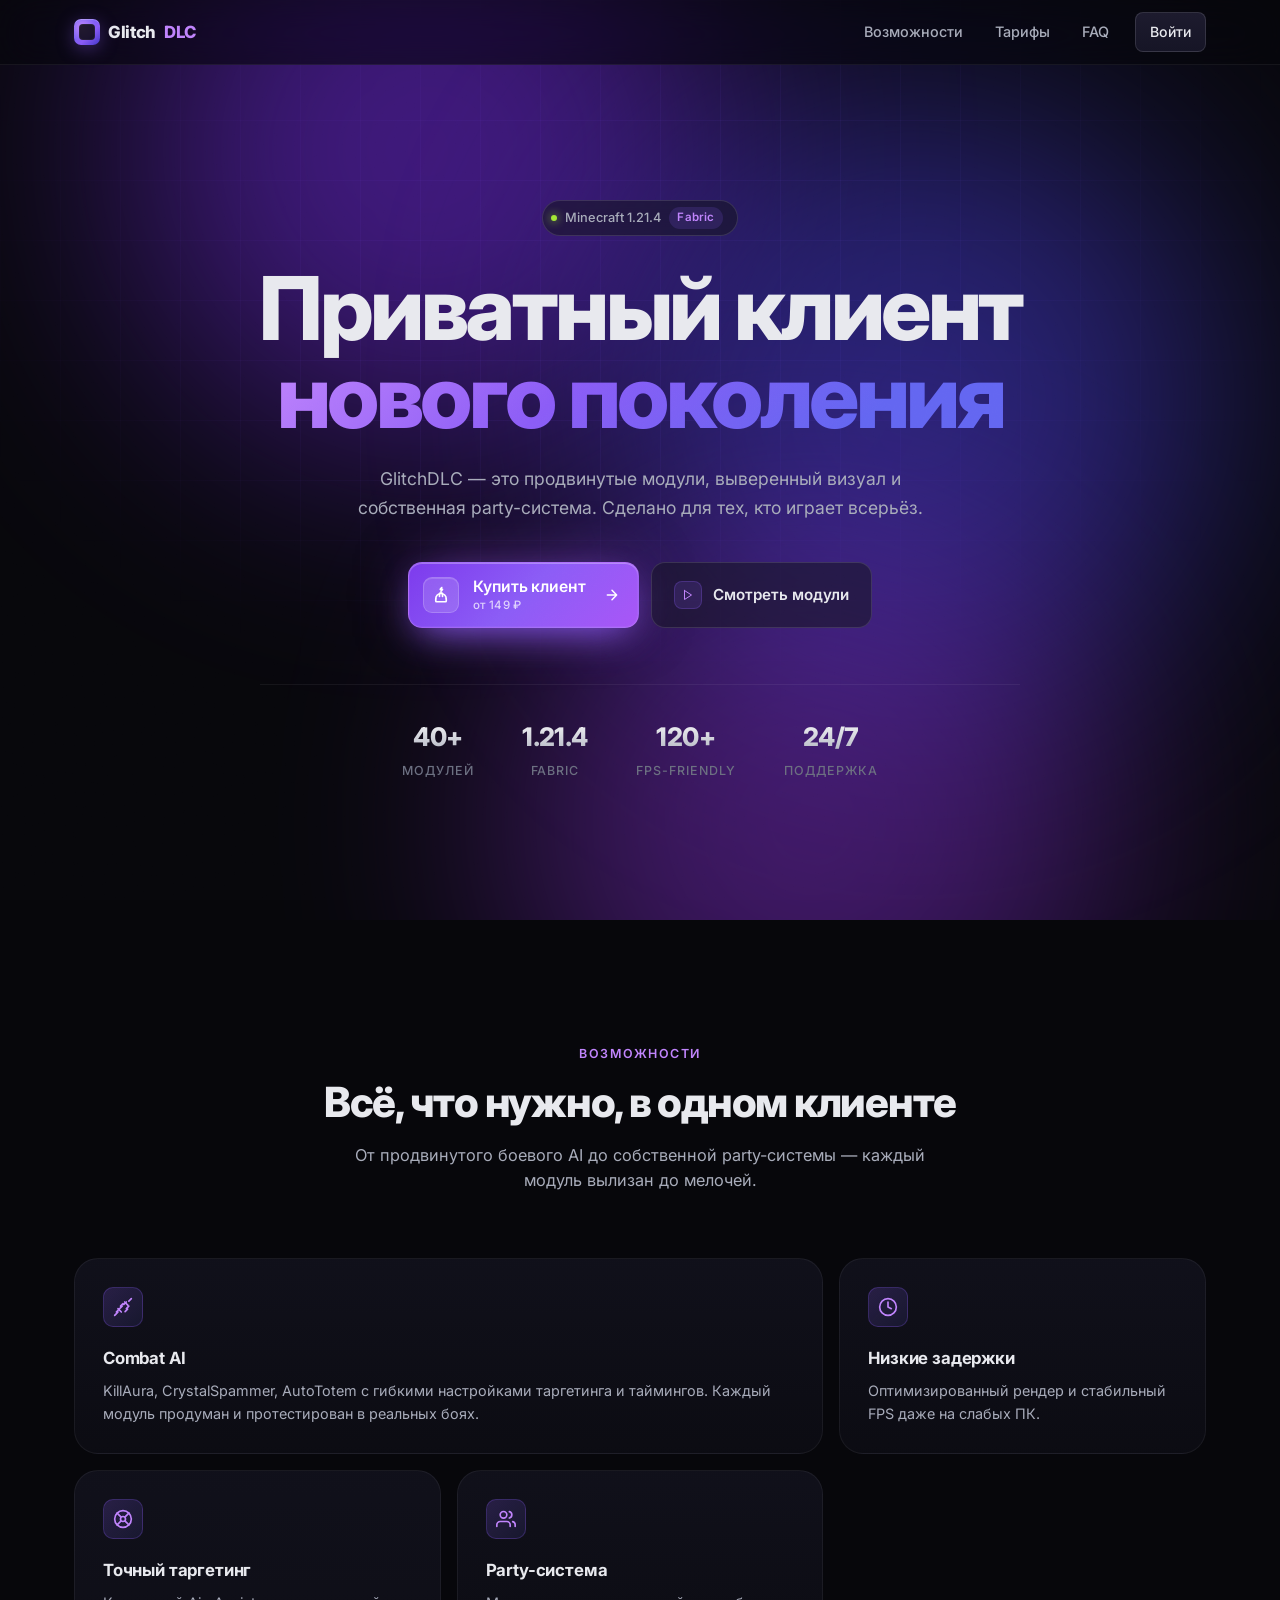
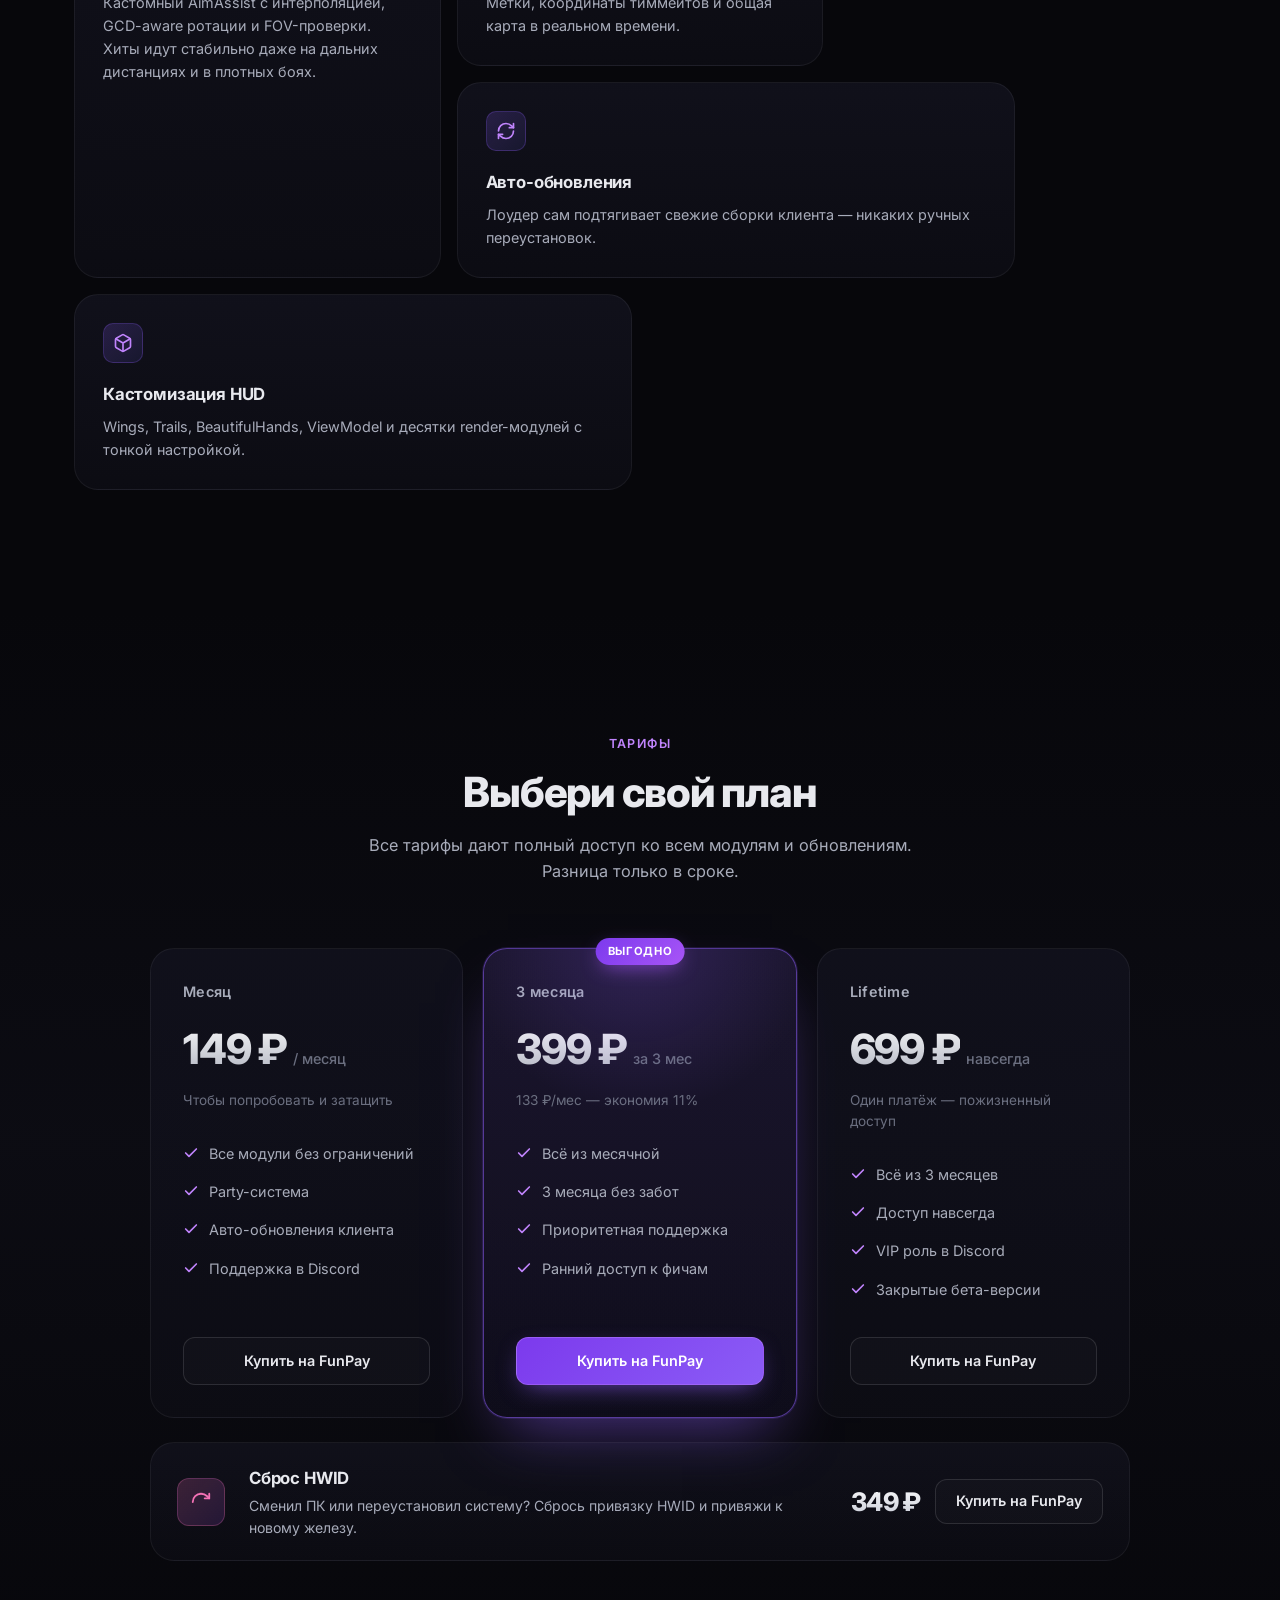
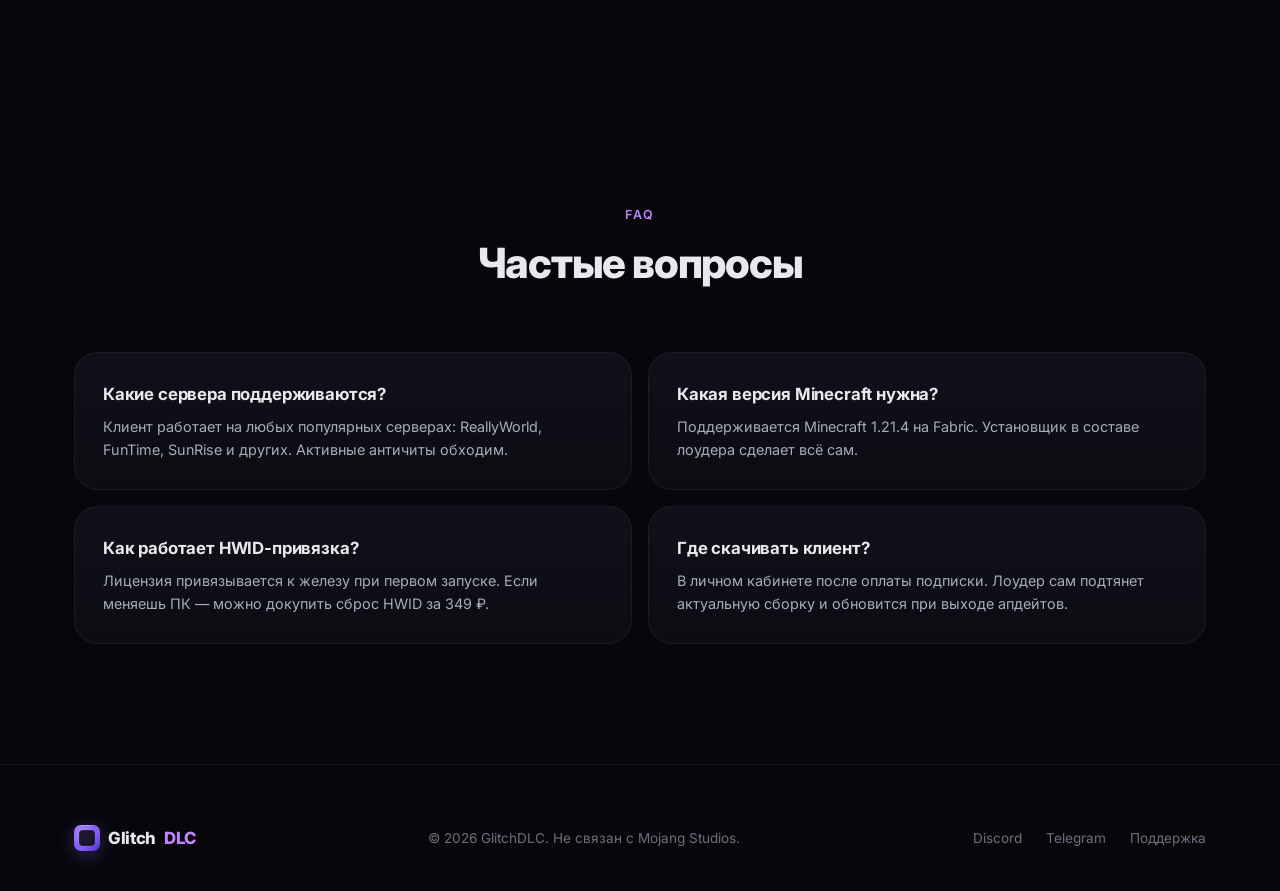
<file: index.html>
<!DOCTYPE html>
<html lang="ru">
<head>
  <meta charset="UTF-8" />
  <meta name="viewport" content="width=device-width, initial-scale=1.0" />
  <title>GlitchDLC — приватный Minecraft клиент</title>
  <meta name="description" content="GlitchDLC — приватный клиент для Minecraft 1.21.4 с продвинутыми модулями, party-системой и надёжной защитой." />
  <link rel="stylesheet" href="style.css" />
  <link rel="preconnect" href="https://fonts.googleapis.com" />
  <link rel="preconnect" href="https://fonts.gstatic.com" crossorigin />
  <link href="https://fonts.googleapis.com/css2?family=Inter:wght@400;500;600;700;800&family=JetBrains+Mono:wght@400;500&display=swap" rel="stylesheet" />
</head>
<body>

<!-- NAV -->
<nav class="nav">
  <div class="nav-inner">
    <a class="logo" href="/">
      <span class="logo-mark"></span>
      Glitch<span>DLC</span>
    </a>
    <div class="nav-links">
      <a href="#features">Возможности</a>
      <a href="#pricing">Тарифы</a>
      <a href="#faq">FAQ</a>
      <a href="/dashboard" class="btn-nav btn-primary-nav" id="nav-dashboard">Кабинет</a>
      <a href="/login"     class="btn-nav" id="nav-login">Войти</a>
    </div>
  </div>
</nav>

<!-- HERO -->
<section class="hero">
  <div class="hero-grid"></div>
  <div class="hero-glow g1"></div>
  <div class="hero-glow g2"></div>
  <div class="hero-glow g3"></div>

  <div class="container">
    <div class="eyebrow fade-in">
      <span class="dot"></span>
      <span>Minecraft 1.21.4</span>
      <span class="pill">Fabric</span>
    </div>

    <h1 class="fade-in d1">
      Приватный клиент<br />
      <span class="gradient">нового поколения</span>
    </h1>

    <p class="hero-sub fade-in d2">
      GlitchDLC — это продвинутые модули, выверенный визуал и собственная party-система.
      Сделано для тех, кто играет всерьёз.
    </p>

    <div class="hero-btns fade-in d3">
      <a href="/register" class="btn-cta-main">
        <span class="btn-cta-shimmer"></span>
        <span class="btn-cta-icon">
          <svg viewBox="0 0 24 24" fill="none" stroke="currentColor" stroke-width="2.2" stroke-linecap="round" stroke-linejoin="round"><path d="m13 2-2 2.5h3L12 7"/><path d="M10 14v-3a2 2 0 0 1 2-2h0a2 2 0 0 1 2 2v3"/><path d="M5 17a7 7 0 0 1 14 0"/><path d="M19 17v3a1 1 0 0 1-1 1H6a1 1 0 0 1-1-1v-3"/></svg>
        </span>
        <span class="btn-cta-text">
          Купить клиент
          <span class="btn-cta-sub">от 149 ₽</span>
        </span>
        <span class="btn-cta-arrow">
          <svg viewBox="0 0 24 24" fill="none" stroke="currentColor" stroke-width="2.2" stroke-linecap="round" stroke-linejoin="round"><path d="M5 12h14M12 5l7 7-7 7"/></svg>
        </span>
      </a>
      <a href="#features" class="btn-cta-secondary">
        <span class="btn-cta-icon-sec">
          <svg viewBox="0 0 24 24" fill="none" stroke="currentColor" stroke-width="2" stroke-linecap="round" stroke-linejoin="round"><polygon points="5 3 19 12 5 21 5 3"/></svg>
        </span>
        Смотреть модули
      </a>
    </div>

    <div class="hero-stats fade-in d4">
      <div class="hero-stat">
        <div class="value">40+</div>
        <div class="label">Модулей</div>
      </div>
      <div class="hero-stat">
        <div class="value">1.21.4</div>
        <div class="label">Fabric</div>
      </div>
      <div class="hero-stat">
        <div class="value">120+</div>
        <div class="label">FPS-friendly</div>
      </div>
      <div class="hero-stat">
        <div class="value">24/7</div>
        <div class="label">Поддержка</div>
      </div>
    </div>
  </div>
</section>

<!-- FEATURES -->
<section class="section" id="features">
  <div class="container">
    <div class="section-head">
      <div class="section-eyebrow">Возможности</div>
      <h2 class="section-title">Всё, что нужно, в одном клиенте</h2>
      <p class="section-sub">От продвинутого боевого AI до собственной party-системы — каждый модуль вылизан до мелочей.</p>
    </div>

    <div class="features-grid">

      <div class="feature f-wide">
        <span class="feature-icon">
          <svg viewBox="0 0 24 24" fill="none" stroke="currentColor" stroke-width="2" stroke-linecap="round" stroke-linejoin="round"><path d="m14.5 17.5 3-3M9 11l3-3M2 22l3-3M22 2l-3 3M16 6l-3 3M11 11l-7 7M19 11l-3 3M6 18l-3 3"/><path d="m6 14 4 4M14 6l4 4"/></svg>
        </span>
        <h3>Combat AI</h3>
        <p>KillAura, CrystalSpammer, AutoTotem с гибкими настройками таргетинга и таймингов. Каждый модуль продуман и протестирован в реальных боях.</p>
      </div>

      <div class="feature f-third">
        <span class="feature-icon">
          <svg viewBox="0 0 24 24" fill="none" stroke="currentColor" stroke-width="2" stroke-linecap="round" stroke-linejoin="round"><circle cx="12" cy="12" r="10"/><path d="M12 6v6l4 2"/></svg>
        </span>
        <h3>Низкие задержки</h3>
        <p>Оптимизированный рендер и стабильный FPS даже на слабых ПК.</p>
      </div>

      <div class="feature f-tall">
        <span class="feature-icon">
          <svg viewBox="0 0 24 24" fill="none" stroke="currentColor" stroke-width="2" stroke-linecap="round" stroke-linejoin="round"><circle cx="12" cy="12" r="10"/><path d="m4.93 4.93 4.24 4.24M14.83 14.83l4.24 4.24M14.83 9.17l4.24-4.24M14.83 9.17l3.53-3.53M4.93 19.07l4.24-4.24"/><circle cx="12" cy="12" r="3"/></svg>
        </span>
        <h3>Точный таргетинг</h3>
        <p>Кастомный AimAssist с интерполяцией, GCD-aware ротации и FOV-проверки. Хиты идут стабильно даже на дальних дистанциях и в плотных боях.</p>
      </div>

      <div class="feature f-third">
        <span class="feature-icon">
          <svg viewBox="0 0 24 24" fill="none" stroke="currentColor" stroke-width="2" stroke-linecap="round" stroke-linejoin="round"><path d="M17 21v-2a4 4 0 0 0-4-4H5a4 4 0 0 0-4 4v2"/><circle cx="9" cy="7" r="4"/><path d="M23 21v-2a4 4 0 0 0-3-3.87M16 3.13a4 4 0 0 1 0 7.75"/></svg>
        </span>
        <h3>Party-система</h3>
        <p>Метки, координаты тиммейтов и общая карта в реальном времени.</p>
      </div>

      <div class="feature f-half">
        <span class="feature-icon">
          <svg viewBox="0 0 24 24" fill="none" stroke="currentColor" stroke-width="2" stroke-linecap="round" stroke-linejoin="round"><path d="M3 12a9 9 0 0 1 9-9 9.75 9.75 0 0 1 6.74 2.74L21 8"/><path d="M21 3v5h-5M21 12a9 9 0 0 1-9 9 9.75 9.75 0 0 1-6.74-2.74L3 16"/><path d="M3 21v-5h5"/></svg>
        </span>
        <h3>Авто-обновления</h3>
        <p>Лоудер сам подтягивает свежие сборки клиента — никаких ручных переустановок.</p>
      </div>

      <div class="feature f-half">
        <span class="feature-icon">
          <svg viewBox="0 0 24 24" fill="none" stroke="currentColor" stroke-width="2" stroke-linecap="round" stroke-linejoin="round"><path d="M21 16V8a2 2 0 0 0-1-1.73l-7-4a2 2 0 0 0-2 0l-7 4A2 2 0 0 0 3 8v8a2 2 0 0 0 1 1.73l7 4a2 2 0 0 0 2 0l7-4A2 2 0 0 0 21 16Z"/><path d="m3.3 7 8.7 5 8.7-5M12 22V12"/></svg>
        </span>
        <h3>Кастомизация HUD</h3>
        <p>Wings, Trails, BeautifulHands, ViewModel и десятки render-модулей с тонкой настройкой.</p>
      </div>

    </div>
  </div>
</section>

<!-- PRICING -->
<section class="section pricing" id="pricing">
  <div class="container">
    <div class="section-head">
      <div class="section-eyebrow">Тарифы</div>
      <h2 class="section-title">Выбери свой план</h2>
      <p class="section-sub">Все тарифы дают полный доступ ко всем модулям и обновлениям. Разница только в сроке.</p>
    </div>

    <div class="pricing-grid">

      <div class="plan">
        <div class="plan-name">Месяц</div>
        <div class="plan-price">
          <span class="num">149 ₽</span>
          <span class="per">/ месяц</span>
        </div>
        <div class="plan-desc">Чтобы попробовать и затащить</div>
        <ul class="plan-features">
          <li><svg viewBox="0 0 24 24" fill="none" stroke="currentColor" stroke-width="2.5" stroke-linecap="round" stroke-linejoin="round"><polyline points="20 6 9 17 4 12"/></svg>Все модули без ограничений</li>
          <li><svg viewBox="0 0 24 24" fill="none" stroke="currentColor" stroke-width="2.5" stroke-linecap="round" stroke-linejoin="round"><polyline points="20 6 9 17 4 12"/></svg>Party-система</li>
          <li><svg viewBox="0 0 24 24" fill="none" stroke="currentColor" stroke-width="2.5" stroke-linecap="round" stroke-linejoin="round"><polyline points="20 6 9 17 4 12"/></svg>Авто-обновления клиента</li>
          <li><svg viewBox="0 0 24 24" fill="none" stroke="currentColor" stroke-width="2.5" stroke-linecap="round" stroke-linejoin="round"><polyline points="20 6 9 17 4 12"/></svg>Поддержка в Discord</li>
        </ul>
        <a href="https://funpay.com/" target="_blank" rel="noopener" class="btn-plan" data-funpay="month">Купить на FunPay</a>
      </div>

      <div class="plan popular">
        <div class="plan-badge">Выгодно</div>
        <div class="plan-name">3 месяца</div>
        <div class="plan-price">
          <span class="num">399 ₽</span>
          <span class="per">за 3 мес</span>
        </div>
        <div class="plan-desc">133 ₽/мес — экономия 11%</div>
        <ul class="plan-features">
          <li><svg viewBox="0 0 24 24" fill="none" stroke="currentColor" stroke-width="2.5" stroke-linecap="round" stroke-linejoin="round"><polyline points="20 6 9 17 4 12"/></svg>Всё из месячной</li>
          <li><svg viewBox="0 0 24 24" fill="none" stroke="currentColor" stroke-width="2.5" stroke-linecap="round" stroke-linejoin="round"><polyline points="20 6 9 17 4 12"/></svg>3 месяца без забот</li>
          <li><svg viewBox="0 0 24 24" fill="none" stroke="currentColor" stroke-width="2.5" stroke-linecap="round" stroke-linejoin="round"><polyline points="20 6 9 17 4 12"/></svg>Приоритетная поддержка</li>
          <li><svg viewBox="0 0 24 24" fill="none" stroke="currentColor" stroke-width="2.5" stroke-linecap="round" stroke-linejoin="round"><polyline points="20 6 9 17 4 12"/></svg>Ранний доступ к фичам</li>
        </ul>
        <a href="https://funpay.com/" target="_blank" rel="noopener" class="btn-plan btn-plan-primary" data-funpay="quarter">Купить на FunPay</a>
      </div>

      <div class="plan">
        <div class="plan-name">Lifetime</div>
        <div class="plan-price">
          <span class="num">699 ₽</span>
          <span class="per">навсегда</span>
        </div>
        <div class="plan-desc">Один платёж — пожизненный доступ</div>
        <ul class="plan-features">
          <li><svg viewBox="0 0 24 24" fill="none" stroke="currentColor" stroke-width="2.5" stroke-linecap="round" stroke-linejoin="round"><polyline points="20 6 9 17 4 12"/></svg>Всё из 3 месяцев</li>
          <li><svg viewBox="0 0 24 24" fill="none" stroke="currentColor" stroke-width="2.5" stroke-linecap="round" stroke-linejoin="round"><polyline points="20 6 9 17 4 12"/></svg>Доступ навсегда</li>
          <li><svg viewBox="0 0 24 24" fill="none" stroke="currentColor" stroke-width="2.5" stroke-linecap="round" stroke-linejoin="round"><polyline points="20 6 9 17 4 12"/></svg>VIP роль в Discord</li>
          <li><svg viewBox="0 0 24 24" fill="none" stroke="currentColor" stroke-width="2.5" stroke-linecap="round" stroke-linejoin="round"><polyline points="20 6 9 17 4 12"/></svg>Закрытые бета-версии</li>
        </ul>
        <a href="https://funpay.com/" target="_blank" rel="noopener" class="btn-plan" data-funpay="lifetime">Купить на FunPay</a>
      </div>

    </div>

    <!-- HWID reset addon -->
    <div class="addon-card">
      <div class="addon-icon">
        <svg viewBox="0 0 24 24" fill="none" stroke="currentColor" stroke-width="2" stroke-linecap="round" stroke-linejoin="round"><path d="M3 12a9 9 0 0 1 9-9 9.75 9.75 0 0 1 6.74 2.74L21 8"/><path d="M21 3v5h-5"/></svg>
      </div>
      <div class="addon-text">
        <h4>Сброс HWID</h4>
        <p>Сменил ПК или переустановил систему? Сбрось привязку HWID и привяжи к новому железу.</p>
      </div>
      <div class="addon-price">
        <span class="addon-num">349 ₽</span>
        <a href="https://funpay.com/" target="_blank" rel="noopener" class="btn-plan addon-btn" data-funpay="hwid_reset">Купить на FunPay</a>
      </div>
    </div>
  </div>
</section>

<!-- FAQ -->
<section class="section" id="faq">
  <div class="container">
    <div class="section-head">
      <div class="section-eyebrow">FAQ</div>
      <h2 class="section-title">Частые вопросы</h2>
    </div>

    <div class="features-grid">
      <div class="feature f-half">
        <h3>Какие сервера поддерживаются?</h3>
        <p>Клиент работает на любых популярных серверах: ReallyWorld, FunTime, SunRise и других. Активные античиты обходим.</p>
      </div>
      <div class="feature f-half">
        <h3>Какая версия Minecraft нужна?</h3>
        <p>Поддерживается Minecraft 1.21.4 на Fabric. Установщик в составе лоудера сделает всё сам.</p>
      </div>
      <div class="feature f-half">
        <h3>Как работает HWID-привязка?</h3>
        <p>Лицензия привязывается к железу при первом запуске. Если меняешь ПК — можно докупить сброс HWID за 349 ₽.</p>
      </div>
      <div class="feature f-half">
        <h3>Где скачивать клиент?</h3>
        <p>В личном кабинете после оплаты подписки. Лоудер сам подтянет актуальную сборку и обновится при выходе апдейтов.</p>
      </div>
    </div>
  </div>
</section>

<!-- FOOTER -->
<footer class="footer">
  <div class="container">
    <div class="footer-inner">
      <a class="logo" href="/">
        <span class="logo-mark"></span>
        Glitch<span>DLC</span>
      </a>
      <p>© 2026 GlitchDLC. Не связан с Mojang Studios.</p>
      <div class="footer-links">
        <a href="#" target="_blank" rel="noopener">Discord</a>
        <a href="#" target="_blank" rel="noopener">Telegram</a>
        <a href="#" target="_blank" rel="noopener">Поддержка</a>
      </div>
    </div>
  </div>
</footer>

<script>
  // показываем нужные кнопки в nav
  const token = localStorage.getItem('gdlc_token');
  if (token) {
    document.getElementById('nav-login').style.display = 'none';
  } else {
    document.getElementById('nav-dashboard').style.display = 'none';
  }

  // mouse-tracking glow для feature карточек
  document.querySelectorAll('.feature').forEach(card => {
    card.addEventListener('mousemove', (e) => {
      const rect = card.getBoundingClientRect();
      const x = ((e.clientX - rect.left) / rect.width) * 100;
      const y = ((e.clientY - rect.top) / rect.height) * 100;
      card.style.setProperty('--mx', x + '%');
      card.style.setProperty('--my', y + '%');
    });
  });
</script>
</body>
</html>
</file>
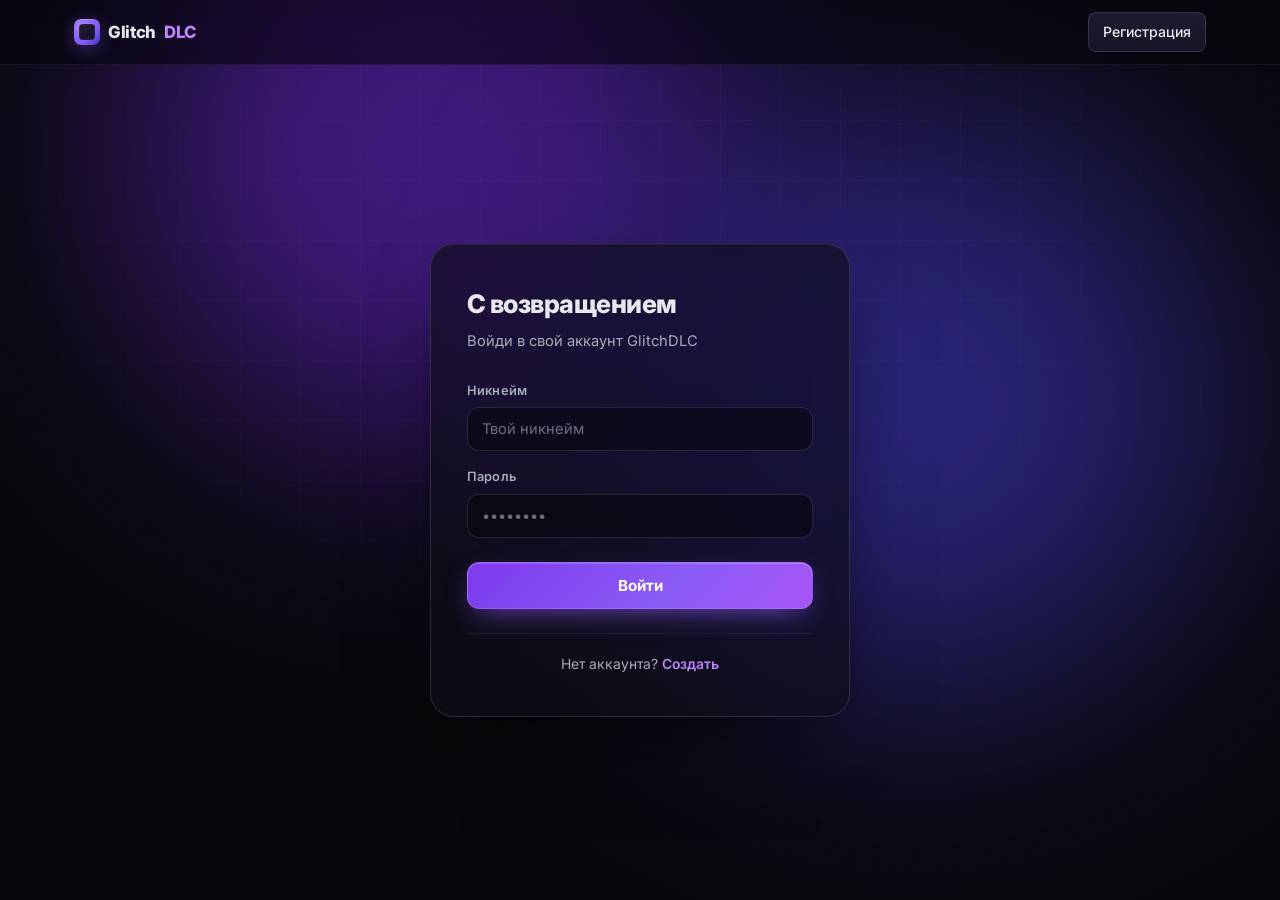
<file: login.html>
<!DOCTYPE html>
<html lang="ru">
<head>
  <meta charset="UTF-8" />
  <meta name="viewport" content="width=device-width, initial-scale=1.0" />
  <title>Войти — GlitchDLC</title>
  <link rel="stylesheet" href="style.css" />
  <link rel="preconnect" href="https://fonts.googleapis.com" />
  <link rel="preconnect" href="https://fonts.gstatic.com" crossorigin />
  <link href="https://fonts.googleapis.com/css2?family=Inter:wght@400;500;600;700;800&family=JetBrains+Mono:wght@400;500&display=swap" rel="stylesheet" />
</head>
<body>

<nav class="nav">
  <div class="nav-inner">
    <a class="logo" href="/">
      <span class="logo-mark"></span>
      Glitch<span>DLC</span>
    </a>
    <div class="nav-links">
      <a href="/register" class="btn-nav">Регистрация</a>
    </div>
  </div>
</nav>

<div class="auth-page">
  <div class="hero-grid"></div>
  <div class="hero-glow g1"></div>
  <div class="hero-glow g2"></div>

  <div class="auth-card fade-in">
    <h2>С возвращением</h2>
    <p class="sub">Войди в свой аккаунт GlitchDLC</p>

    <div class="msg error"   id="msg-error"></div>
    <div class="msg success" id="msg-ok"></div>

    <form id="login-form" autocomplete="on">
      <div class="form-group">
        <label for="username">Никнейм</label>
        <input type="text" id="username" name="username" placeholder="Твой никнейм" autocomplete="username" required />
      </div>
      <div class="form-group">
        <label for="password">Пароль</label>
        <input type="password" id="password" name="password" placeholder="••••••••" autocomplete="current-password" required />
      </div>
      <button type="submit" class="btn-submit" id="submit-btn">Войти</button>
    </form>

    <div class="auth-footer">
      Нет аккаунта? <a href="/register">Создать</a>
    </div>
  </div>
</div>

<script src="api.js"></script>
<script>
  if (localStorage.getItem('gdlc_token')) {
    window.location.href = '/dashboard';
  }

  document.getElementById('login-form').addEventListener('submit', async (e) => {
    e.preventDefault();
    const btn = document.getElementById('submit-btn');
    btn.disabled = true;
    btn.textContent = 'Входим...';

    const username = document.getElementById('username').value.trim();
    const password = document.getElementById('password').value;

    try {
      const data = await api('/api/auth/login', 'POST', { username, password });
      localStorage.setItem('gdlc_token', data.token);
      localStorage.setItem('gdlc_user',  JSON.stringify(data.user));
      showMsg('ok', 'Готово, перенаправляем...');
      setTimeout(() => window.location.href = '/dashboard', 600);
    } catch (err) {
      showMsg('error', err.message || 'Ошибка входа');
      btn.disabled = false;
      btn.textContent = 'Войти';
    }
  });

  function showMsg(type, text) {
    const el = document.getElementById(type === 'ok' ? 'msg-ok' : 'msg-error');
    const other = document.getElementById(type === 'ok' ? 'msg-error' : 'msg-ok');
    other.style.display = 'none';
    el.textContent = text;
    el.style.display = 'flex';
  }
</script>
</body>
</html>
</file>
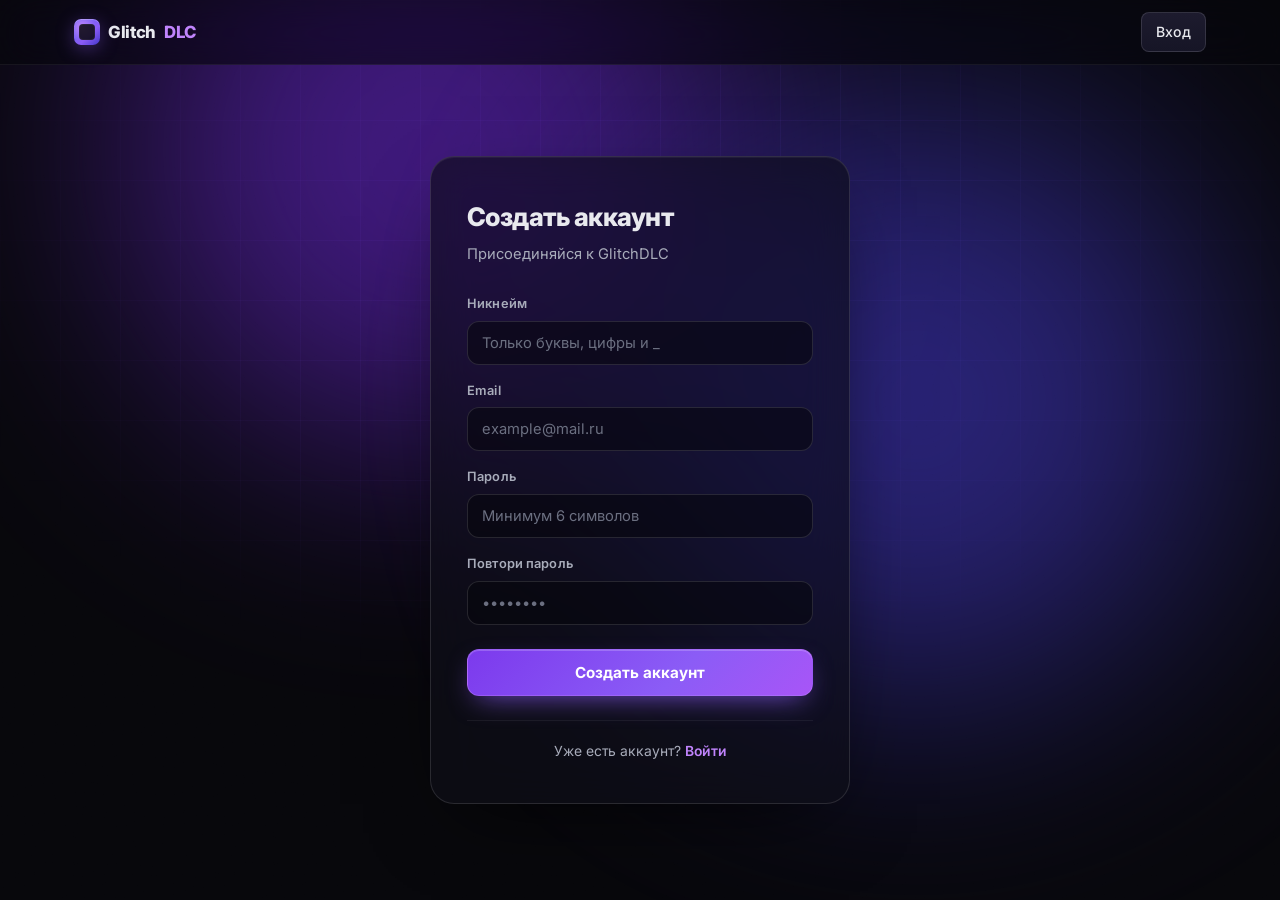
<file: register.html>
<!DOCTYPE html>
<html lang="ru">
<head>
  <meta charset="UTF-8" />
  <meta name="viewport" content="width=device-width, initial-scale=1.0" />
  <title>Регистрация — GlitchDLC</title>
  <link rel="stylesheet" href="style.css" />
  <link rel="preconnect" href="https://fonts.googleapis.com" />
  <link rel="preconnect" href="https://fonts.gstatic.com" crossorigin />
  <link href="https://fonts.googleapis.com/css2?family=Inter:wght@400;500;600;700;800&family=JetBrains+Mono:wght@400;500&display=swap" rel="stylesheet" />
</head>
<body>

<nav class="nav">
  <div class="nav-inner">
    <a class="logo" href="/">
      <span class="logo-mark"></span>
      Glitch<span>DLC</span>
    </a>
    <div class="nav-links">
      <a href="/login" class="btn-nav">Вход</a>
    </div>
  </div>
</nav>

<div class="auth-page">
  <div class="hero-grid"></div>
  <div class="hero-glow g1"></div>
  <div class="hero-glow g2"></div>

  <div class="auth-card fade-in">
    <h2>Создать аккаунт</h2>
    <p class="sub">Присоединяйся к GlitchDLC</p>

    <div class="msg error"   id="msg-error"></div>
    <div class="msg success" id="msg-ok"></div>

    <form id="reg-form" autocomplete="on">
      <div class="form-group">
        <label for="username">Никнейм</label>
        <input type="text" id="username" name="username" placeholder="Только буквы, цифры и _" autocomplete="username" required />
      </div>
      <div class="form-group">
        <label for="email">Email</label>
        <input type="email" id="email" name="email" placeholder="example@mail.ru" autocomplete="email" required />
      </div>
      <div class="form-group">
        <label for="password">Пароль</label>
        <input type="password" id="password" name="password" placeholder="Минимум 6 символов" autocomplete="new-password" required />
      </div>
      <div class="form-group">
        <label for="password2">Повтори пароль</label>
        <input type="password" id="password2" name="password2" placeholder="••••••••" autocomplete="new-password" required />
      </div>
      <button type="submit" class="btn-submit" id="submit-btn">Создать аккаунт</button>
    </form>

    <div class="auth-footer">
      Уже есть аккаунт? <a href="/login">Войти</a>
    </div>
  </div>
</div>

<script src="api.js"></script>
<script>
  if (localStorage.getItem('gdlc_token')) {
    window.location.href = '/dashboard';
  }

  document.getElementById('reg-form').addEventListener('submit', async (e) => {
    e.preventDefault();
    const btn = document.getElementById('submit-btn');

    const username  = document.getElementById('username').value.trim();
    const email     = document.getElementById('email').value.trim();
    const password  = document.getElementById('password').value;
    const password2 = document.getElementById('password2').value;

    if (password !== password2) {
      return showMsg('error', 'Пароли не совпадают');
    }

    btn.disabled = true;
    btn.textContent = 'Создаём аккаунт...';

    try {
      await api('/api/auth/register', 'POST', { username, email, password });
      showMsg('ok', 'Аккаунт создан, входим...');

      const data = await api('/api/auth/login', 'POST', { username, password });
      localStorage.setItem('gdlc_token', data.token);
      localStorage.setItem('gdlc_user',  JSON.stringify(data.user));
      setTimeout(() => window.location.href = '/dashboard', 700);
    } catch (err) {
      showMsg('error', err.message || 'Ошибка регистрации');
      btn.disabled = false;
      btn.textContent = 'Создать аккаунт';
    }
  });

  function showMsg(type, text) {
    const el = document.getElementById(type === 'ok' ? 'msg-ok' : 'msg-error');
    const other = document.getElementById(type === 'ok' ? 'msg-error' : 'msg-ok');
    other.style.display = 'none';
    el.textContent = text;
    el.style.display = 'flex';
  }
</script>
</body>
</html>
</file>
<file: style.css>
/* ─────────────────────────────────────────────────────────────
   GlitchDLC — premium dark theme
   ───────────────────────────────────────────────────────────── */

*, *::before, *::after { box-sizing: border-box; margin: 0; padding: 0; }

:root {
  /* surfaces */
  --bg-0: #07070b;
  --bg-1: #0b0b12;
  --bg-2: #11111c;
  --bg-3: #161624;
  --bg-card: rgba(20, 20, 32, .55);

  /* lines */
  --line:        rgba(255, 255, 255, .06);
  --line-strong: rgba(255, 255, 255, .12);

  /* text */
  --text:    #e8e9ee;
  --text-2:  #a8acba;
  --text-3:  #6b6f80;
  --muted:   #555a6b;

  /* brand */
  --brand:    #8b5cf6;   /* violet */
  --brand-2:  #c084fc;   /* light violet */
  --brand-3:  #6366f1;   /* indigo */
  --acid:     #a3e635;   /* accent green */
  --pink:     #f472b6;

  --ok:    #34d399;
  --warn:  #fbbf24;
  --err:   #f87171;

  /* radii */
  --r-sm: 8px;
  --r:    12px;
  --r-lg: 18px;
  --r-xl: 24px;

  /* fonts */
  --font: 'Inter', -apple-system, BlinkMacSystemFont, sans-serif;
  --mono: ui-monospace, 'JetBrains Mono', 'SF Mono', Menlo, monospace;
}

html { scroll-behavior: smooth; -webkit-font-smoothing: antialiased; }

body {
  font-family: var(--font);
  background: var(--bg-0);
  color: var(--text);
  line-height: 1.55;
  min-height: 100vh;
  overflow-x: hidden;
  position: relative;
}

/* global noise overlay */
body::before {
  content: '';
  position: fixed; inset: 0;
  pointer-events: none;
  z-index: 1;
  opacity: .035;
  mix-blend-mode: overlay;
  background-image: url("data:image/svg+xml;utf8,<svg xmlns='http://www.w3.org/2000/svg' width='200' height='200'><filter id='n'><feTurbulence type='fractalNoise' baseFrequency='0.9' numOctaves='2' stitchTiles='stitch'/><feColorMatrix values='0 0 0 0 1 0 0 0 0 1 0 0 0 0 1 0 0 0 0.6 0'/></filter><rect width='100%25' height='100%25' filter='url(%23n)'/></svg>");
}

a { color: inherit; text-decoration: none; }
button { font-family: inherit; }

/* selection */
::selection { background: rgba(139, 92, 246, .35); color: #fff; }

/* scrollbar */
::-webkit-scrollbar { width: 10px; height: 10px; }
::-webkit-scrollbar-track { background: var(--bg-0); }
::-webkit-scrollbar-thumb { background: #1d1d2c; border-radius: 8px; }
::-webkit-scrollbar-thumb:hover { background: #2a2a3f; }

/* layout helpers */
.container {
  max-width: 1180px;
  margin: 0 auto;
  padding: 0 24px;
  position: relative;
  z-index: 2;
}

/* ─────────────────────────────────────────────────────────────
   NAV
   ───────────────────────────────────────────────────────────── */
.nav {
  position: fixed; top: 0; left: 0; right: 0; z-index: 50;
  background: rgba(7, 7, 11, .65);
  backdrop-filter: blur(20px) saturate(140%);
  -webkit-backdrop-filter: blur(20px) saturate(140%);
  border-bottom: 1px solid var(--line);
}
.nav-inner {
  max-width: 1180px; margin: 0 auto; padding: 0 24px;
  height: 64px;
  display: flex; align-items: center; justify-content: space-between;
  gap: 24px;
}

.logo {
  font-size: 1.05rem;
  font-weight: 800;
  letter-spacing: -.02em;
  display: inline-flex; align-items: center; gap: 8px;
  position: relative;
}
.logo-mark {
  width: 26px; height: 26px;
  border-radius: 7px;
  background:
    radial-gradient(circle at 30% 30%, #c084fc 0%, transparent 55%),
    linear-gradient(135deg, #6366f1, #8b5cf6 60%, #4338ca);
  box-shadow:
    inset 0 1px 0 rgba(255,255,255,.25),
    0 4px 18px rgba(139, 92, 246, .35);
  position: relative;
}
.logo-mark::after {
  content: ''; position: absolute; inset: 5px;
  border-radius: 4px;
  background: rgba(7,7,11,.85);
  box-shadow: inset 0 0 0 1px rgba(255,255,255,.05);
}
.logo span { color: var(--brand-2); }

.nav-links {
  display: flex; align-items: center; gap: 4px;
  font-size: .9rem;
}
.nav-links a {
  color: var(--text-2);
  padding: 8px 14px;
  border-radius: var(--r-sm);
  transition: color .15s, background .15s;
  font-weight: 500;
}
.nav-links a:hover { color: var(--text); background: rgba(255,255,255,.04); }

.btn-nav {
  margin-left: 8px;
  padding: 9px 16px;
  border-radius: var(--r-sm);
  background: linear-gradient(180deg, #1d1b2e, #161526);
  border: 1px solid var(--line-strong);
  color: var(--text) !important;
  font-weight: 600;
  font-size: .88rem;
  transition: border-color .15s, transform .15s;
}
.btn-nav:hover { border-color: rgba(139, 92, 246, .55); background: linear-gradient(180deg, #221f37, #181628) !important; }
.btn-nav.btn-primary-nav {
  background: linear-gradient(135deg, #7c3aed, #8b5cf6);
  border-color: rgba(192, 132, 252, .4);
  box-shadow: 0 6px 24px -8px rgba(139, 92, 246, .65);
}
.btn-nav.btn-primary-nav:hover { background: linear-gradient(135deg, #8b5cf6, #a855f7) !important; }

.nav-mobile-toggle { display: none; }

/* ─────────────────────────────────────────────────────────────
   HERO
   ───────────────────────────────────────────────────────────── */
.hero {
  position: relative;
  padding: 200px 0 140px;
  text-align: center;
  overflow: hidden;
  isolation: isolate;
}

/* animated grid */
.hero-grid {
  position: absolute; inset: 0;
  background-image:
    linear-gradient(rgba(139, 92, 246, .07) 1px, transparent 1px),
    linear-gradient(90deg, rgba(139, 92, 246, .07) 1px, transparent 1px);
  background-size: 60px 60px;
  mask-image: radial-gradient(ellipse 70% 60% at 50% 30%, #000 30%, transparent 80%);
  -webkit-mask-image: radial-gradient(ellipse 70% 60% at 50% 30%, #000 30%, transparent 80%);
  z-index: -2;
}

/* glow blobs */
.hero-glow {
  position: absolute; z-index: -1;
  width: 600px; height: 600px;
  border-radius: 50%;
  filter: blur(120px);
  opacity: .55;
  pointer-events: none;
}
.hero-glow.g1 { top: -150px; left: 10%; background: #6d28d9; animation: float 14s ease-in-out infinite; }
.hero-glow.g2 { top:  100px; right: 5%; background: #4338ca; animation: float 18s ease-in-out infinite reverse; }
.hero-glow.g3 { bottom: -200px; left: 40%; background: #9333ea; opacity: .4; animation: float 22s ease-in-out infinite; }

@keyframes float {
  0%, 100% { transform: translate(0, 0) scale(1); }
  33%      { transform: translate(40px, -30px) scale(1.05); }
  66%      { transform: translate(-30px, 20px) scale(.97); }
}

.eyebrow {
  display: inline-flex; align-items: center; gap: 8px;
  padding: 6px 14px 6px 8px;
  border-radius: 999px;
  border: 1px solid var(--line-strong);
  background: rgba(20, 20, 32, .55);
  backdrop-filter: blur(8px);
  font-size: .8rem;
  color: var(--text-2);
  font-weight: 500;
  margin-bottom: 28px;
}
.eyebrow .dot {
  width: 6px; height: 6px; border-radius: 50%;
  background: var(--acid);
  box-shadow: 0 0 10px var(--acid);
  animation: pulse 2s ease-in-out infinite;
}
.eyebrow .pill {
  padding: 2px 8px;
  background: rgba(139, 92, 246, .16);
  border-radius: 999px;
  color: var(--brand-2);
  font-weight: 600;
  font-size: .72rem;
  letter-spacing: .02em;
}
@keyframes pulse {
  0%, 100% { opacity: 1; transform: scale(1); }
  50%      { opacity: .5; transform: scale(.85); }
}

.hero h1 {
  font-size: clamp(2.6rem, 7vw, 5.5rem);
  font-weight: 800;
  line-height: 1;
  letter-spacing: -.04em;
  margin-bottom: 24px;
}
.gradient {
  background: linear-gradient(135deg, #c084fc 0%, #8b5cf6 40%, #6366f1 80%);
  -webkit-background-clip: text;
  -webkit-text-fill-color: transparent;
  background-clip: text;
}

.hero-sub {
  font-size: 1.1rem;
  color: var(--text-2);
  max-width: 620px;
  margin: 0 auto 40px;
  line-height: 1.65;
}

.hero-btns {
  display: flex; gap: 12px; justify-content: center; flex-wrap: wrap;
  margin-bottom: 56px;
}

.btn-primary {
  position: relative;
  padding: 14px 28px;
  border-radius: var(--r);
  background: linear-gradient(135deg, #7c3aed, #8b5cf6 50%, #a855f7);
  color: #fff;
  font-weight: 600;
  font-size: .95rem;
  letter-spacing: -.005em;
  transition: transform .2s, box-shadow .2s;
  box-shadow:
    0 0 0 1px rgba(192, 132, 252, .4),
    0 10px 30px -10px rgba(139, 92, 246, .8),
    inset 0 1px 0 rgba(255, 255, 255, .2);
  display: inline-flex; align-items: center; gap: 8px;
}
.btn-primary:hover { transform: translateY(-1px); box-shadow:
    0 0 0 1px rgba(192, 132, 252, .55),
    0 14px 36px -10px rgba(139, 92, 246, .95),
    inset 0 1px 0 rgba(255, 255, 255, .25); }
.btn-primary svg { width: 16px; height: 16px; }

.btn-ghost {
  padding: 14px 24px;
  border-radius: var(--r);
  border: 1px solid var(--line-strong);
  background: rgba(20, 20, 32, .4);
  backdrop-filter: blur(6px);
  color: var(--text);
  font-weight: 600;
  font-size: .95rem;
  transition: border-color .2s, background .2s;
  display: inline-flex; align-items: center; gap: 8px;
}
.btn-ghost:hover { border-color: rgba(139, 92, 246, .5); background: rgba(40, 35, 65, .5); }

/* hero stats */
.hero-stats {
  display: flex; justify-content: center; flex-wrap: wrap;
  gap: 48px;
  padding-top: 32px;
  border-top: 1px solid var(--line);
  max-width: 760px;
  margin: 0 auto;
}
.hero-stat .value {
  font-size: 1.6rem; font-weight: 800; letter-spacing: -.02em;
  background: linear-gradient(180deg, #fff, #a8acba);
  -webkit-background-clip: text;
  -webkit-text-fill-color: transparent;
}
.hero-stat .label {
  font-size: .78rem; color: var(--text-3); text-transform: uppercase; letter-spacing: .08em; font-weight: 500;
  margin-top: 4px;
}

/* ─────────────────────────────────────────────────────────────
   SECTION TITLES
   ───────────────────────────────────────────────────────────── */
.section { padding: 120px 0; position: relative; }
.section-head { text-align: center; margin-bottom: 64px; }
.section-eyebrow {
  display: inline-block;
  font-size: .78rem; font-weight: 600; letter-spacing: .12em;
  text-transform: uppercase; color: var(--brand-2); margin-bottom: 16px;
}
.section-title {
  font-size: clamp(1.8rem, 3.5vw, 2.6rem);
  font-weight: 800;
  letter-spacing: -.03em;
  line-height: 1.15;
  margin-bottom: 16px;
}
.section-sub {
  color: var(--text-2);
  font-size: 1.02rem;
  max-width: 580px;
  margin: 0 auto;
}

/* ─────────────────────────────────────────────────────────────
   FEATURES (bento)
   ───────────────────────────────────────────────────────────── */
.features-grid {
  display: grid;
  grid-template-columns: repeat(6, 1fr);
  gap: 16px;
}

.feature {
  position: relative;
  background: linear-gradient(180deg, rgba(22, 22, 36, .65), rgba(15, 15, 24, .65));
  border: 1px solid var(--line);
  border-radius: var(--r-xl);
  padding: 28px;
  overflow: hidden;
  transition: border-color .2s, transform .2s;
  isolation: isolate;
}
.feature::before {
  content: ''; position: absolute; inset: 0; z-index: -1;
  background: radial-gradient(450px circle at var(--mx, 50%) var(--my, 0%), rgba(139, 92, 246, .12), transparent 50%);
  opacity: 0; transition: opacity .25s;
}
.feature:hover { border-color: rgba(139, 92, 246, .25); transform: translateY(-2px); }
.feature:hover::before { opacity: 1; }

.feature-icon {
  width: 40px; height: 40px;
  border-radius: 10px;
  display: inline-flex; align-items: center; justify-content: center;
  background: linear-gradient(135deg, rgba(139, 92, 246, .2), rgba(99, 102, 241, .1));
  border: 1px solid rgba(139, 92, 246, .25);
  color: var(--brand-2);
  margin-bottom: 18px;
}
.feature-icon svg { width: 20px; height: 20px; }
.feature h3 { font-size: 1.05rem; font-weight: 700; margin-bottom: 8px; letter-spacing: -.01em; }
.feature p { color: var(--text-2); font-size: .9rem; line-height: 1.6; }

/* bento layout */
.feature.f-wide  { grid-column: span 4; }
.feature.f-tall  { grid-column: span 2; grid-row: span 2; }
.feature.f-half  { grid-column: span 3; }
.feature.f-third { grid-column: span 2; }

/* ─────────────────────────────────────────────────────────────
   PRICING
   ───────────────────────────────────────────────────────────── */
.pricing { background: linear-gradient(180deg, transparent, rgba(15, 15, 24, .6) 50%, transparent); }

.pricing-grid {
  display: grid;
  grid-template-columns: repeat(3, 1fr);
  gap: 20px;
  max-width: 980px;
  margin: 0 auto;
}

.plan {
  position: relative;
  background: linear-gradient(180deg, rgba(22, 22, 36, .55), rgba(15, 15, 24, .55));
  border: 1px solid var(--line);
  border-radius: var(--r-xl);
  padding: 32px;
  display: flex; flex-direction: column;
  transition: border-color .2s, transform .2s;
}
.plan:hover { border-color: rgba(139, 92, 246, .2); transform: translateY(-3px); }

.plan.popular {
  border: 1px solid rgba(139, 92, 246, .55);
  background:
    linear-gradient(180deg, rgba(45, 30, 80, .35), rgba(20, 15, 40, .35)),
    linear-gradient(180deg, rgba(22, 22, 36, .55), rgba(15, 15, 24, .55));
  box-shadow:
    0 0 0 1px rgba(139, 92, 246, .15),
    0 30px 60px -25px rgba(139, 92, 246, .55);
}
.plan.popular::before {
  content: ''; position: absolute; inset: 0; pointer-events: none;
  border-radius: var(--r-xl);
  background:
    radial-gradient(ellipse 80% 50% at 50% 0%, rgba(139, 92, 246, .25), transparent 70%);
  opacity: .8;
}

.plan-badge {
  position: absolute; top: -11px; left: 50%; transform: translateX(-50%);
  font-size: .7rem; font-weight: 700; letter-spacing: .06em; text-transform: uppercase;
  color: #fff;
  background: linear-gradient(135deg, #7c3aed, #a855f7);
  padding: 5px 12px;
  border-radius: 999px;
  white-space: nowrap;
  box-shadow: 0 6px 20px -6px rgba(168, 85, 247, .8);
}

.plan-name { font-size: .9rem; font-weight: 600; color: var(--text-2); letter-spacing: .02em; margin-bottom: 14px; }
.plan-price { display: flex; align-items: baseline; gap: 6px; margin-bottom: 8px; }
.plan-price .num {
  font-size: 2.6rem; font-weight: 800; letter-spacing: -.03em;
  background: linear-gradient(180deg, #fff, #a8acba);
  -webkit-background-clip: text;
  -webkit-text-fill-color: transparent;
}
.plan-price .per { font-size: .9rem; color: var(--text-3); font-weight: 500; }
.plan-desc { font-size: .85rem; color: var(--text-3); margin-bottom: 24px; }

.plan-features { list-style: none; margin-bottom: 28px; flex-grow: 1; }
.plan-features li {
  display: flex; align-items: flex-start; gap: 10px;
  padding: 8px 0;
  font-size: .9rem;
  color: var(--text-2);
}
.plan-features li svg { width: 16px; height: 16px; flex-shrink: 0; margin-top: 2px; color: var(--brand-2); }
.plan-features li.muted { color: var(--text-3); }
.plan-features li.muted svg { color: var(--text-3); opacity: .5; }

.btn-plan {
  display: block;
  text-align: center;
  padding: 12px 18px;
  border-radius: var(--r);
  border: 1px solid var(--line-strong);
  background: rgba(255, 255, 255, .02);
  color: var(--text);
  font-weight: 600;
  font-size: .9rem;
  transition: border-color .15s, background .15s;
}
.btn-plan:hover { border-color: rgba(139, 92, 246, .5); background: rgba(139, 92, 246, .08); }

.btn-plan-primary {
  background: linear-gradient(135deg, #7c3aed, #8b5cf6);
  border-color: rgba(192, 132, 252, .4);
  color: #fff;
  box-shadow: 0 8px 26px -10px rgba(139, 92, 246, .8);
}
.btn-plan-primary:hover { background: linear-gradient(135deg, #8b5cf6, #a855f7); border-color: rgba(192, 132, 252, .6); }

/* ─────────────────────────────────────────────────────────────
   FOOTER
   ───────────────────────────────────────────────────────────── */
.footer {
  padding: 60px 0 40px;
  border-top: 1px solid var(--line);
  position: relative;
}
.footer-inner {
  display: flex; align-items: center; justify-content: space-between;
  flex-wrap: wrap; gap: 20px;
}
.footer p { color: var(--text-3); font-size: .85rem; }
.footer-links { display: flex; gap: 24px; }
.footer-links a { color: var(--text-3); font-size: .85rem; transition: color .15s; }
.footer-links a:hover { color: var(--text); }

/* ─────────────────────────────────────────────────────────────
   AUTH
   ───────────────────────────────────────────────────────────── */
.auth-page {
  min-height: 100vh;
  display: flex; align-items: center; justify-content: center;
  padding: 120px 24px 60px;
  position: relative;
  overflow: hidden;
}
.auth-page .hero-grid { z-index: 0; }
.auth-page .hero-glow { z-index: 0; }

.auth-card {
  position: relative; z-index: 2;
  background: rgba(15, 15, 24, .7);
  backdrop-filter: blur(20px) saturate(140%);
  -webkit-backdrop-filter: blur(20px) saturate(140%);
  border: 1px solid var(--line-strong);
  border-radius: var(--r-xl);
  padding: 40px 36px;
  width: 100%;
  max-width: 420px;
  box-shadow:
    0 30px 80px -30px rgba(0, 0, 0, .8),
    inset 0 1px 0 rgba(255, 255, 255, .05);
}
.auth-card h2 {
  font-size: 1.6rem; font-weight: 800; letter-spacing: -.02em; margin-bottom: 6px;
}
.auth-card .sub { color: var(--text-2); font-size: .92rem; margin-bottom: 28px; }

.form-group { margin-bottom: 16px; }
.form-group label {
  display: block;
  font-size: .8rem; font-weight: 600;
  margin-bottom: 7px;
  color: var(--text-2);
  letter-spacing: .01em;
}
.form-group input {
  width: 100%;
  padding: 12px 14px;
  background: rgba(7, 7, 11, .55);
  border: 1px solid var(--line-strong);
  border-radius: var(--r);
  color: var(--text);
  font-size: .92rem;
  font-family: inherit;
  transition: border-color .15s, background .15s, box-shadow .15s;
  outline: none;
}
.form-group input::placeholder { color: var(--text-3); }
.form-group input:hover { border-color: rgba(255, 255, 255, .18); }
.form-group input:focus {
  border-color: var(--brand);
  background: rgba(7, 7, 11, .8);
  box-shadow: 0 0 0 4px rgba(139, 92, 246, .12);
}

.btn-submit {
  width: 100%;
  padding: 13px;
  border-radius: var(--r);
  background: linear-gradient(135deg, #7c3aed, #8b5cf6 60%, #a855f7);
  color: #fff;
  font-weight: 700;
  font-size: .95rem;
  border: 1px solid rgba(192, 132, 252, .4);
  cursor: pointer;
  transition: transform .15s, box-shadow .15s, opacity .15s;
  margin-top: 8px;
  box-shadow:
    0 10px 28px -10px rgba(139, 92, 246, .8),
    inset 0 1px 0 rgba(255, 255, 255, .2);
}
.btn-submit:hover { transform: translateY(-1px); }
.btn-submit:disabled { opacity: .55; cursor: not-allowed; transform: none; }

.auth-footer {
  text-align: center;
  margin-top: 24px;
  font-size: .87rem;
  color: var(--text-2);
  padding-top: 20px;
  border-top: 1px solid var(--line);
}
.auth-footer a { color: var(--brand-2); font-weight: 600; }
.auth-footer a:hover { color: #fff; }

.msg {
  padding: 11px 14px;
  border-radius: var(--r);
  font-size: .86rem;
  margin-bottom: 16px;
  display: none;
  border: 1px solid;
  align-items: flex-start;
  gap: 10px;
}
.msg.error   { background: rgba(248, 113, 113, .08); border-color: rgba(248, 113, 113, .25); color: #fca5a5; }
.msg.success { background: rgba(52, 211, 153, .08);  border-color: rgba(52, 211, 153, .3);   color: #6ee7b7; }

/* ─────────────────────────────────────────────────────────────
   DASHBOARD
   ───────────────────────────────────────────────────────────── */
.dashboard {
  min-height: 100vh;
  padding: 100px 24px 60px;
  position: relative;
}
.dashboard-inner {
  max-width: 1080px;
  margin: 0 auto;
}

.dash-header {
  display: flex; align-items: flex-start; justify-content: space-between;
  flex-wrap: wrap; gap: 16px;
  margin-bottom: 40px;
}
.dash-header h1 {
  font-size: 2rem;
  font-weight: 800;
  letter-spacing: -.02em;
  margin-bottom: 6px;
}
.dash-header .welcome { color: var(--text-2); font-size: .95rem; }

/* status badge */
.sub-badge {
  display: inline-flex; align-items: center; gap: 7px;
  padding: 6px 12px;
  font-size: .78rem;
  font-weight: 600;
  border-radius: 999px;
  background: rgba(52, 211, 153, .12);
  color: #6ee7b7;
  border: 1px solid rgba(52, 211, 153, .25);
}
.sub-badge.inactive {
  background: rgba(248, 113, 113, .1);
  color: #fca5a5;
  border-color: rgba(248, 113, 113, .25);
}
.sub-badge .dot { width: 6px; height: 6px; border-radius: 50%; background: currentColor; box-shadow: 0 0 8px currentColor; }

.cards-row {
  display: grid;
  grid-template-columns: repeat(3, 1fr);
  gap: 16px;
  margin-bottom: 24px;
}

.info-card {
  background: linear-gradient(180deg, rgba(22, 22, 36, .6), rgba(15, 15, 24, .6));
  border: 1px solid var(--line);
  border-radius: var(--r-xl);
  padding: 22px;
}
.info-card .label {
  font-size: .73rem;
  color: var(--text-3);
  font-weight: 600;
  text-transform: uppercase;
  letter-spacing: .1em;
  margin-bottom: 10px;
  display: flex; align-items: center; gap: 6px;
}
.info-card .label svg { width: 13px; height: 13px; }
.info-card .value {
  font-size: 1.3rem;
  font-weight: 700;
  letter-spacing: -.01em;
}

.sub-active  { color: #6ee7b7; }
.sub-expired { color: #fca5a5; }

/* download big card */
.download-section {
  background:
    radial-gradient(ellipse 80% 100% at 0% 0%, rgba(139, 92, 246, .15), transparent 50%),
    linear-gradient(180deg, rgba(22, 22, 36, .65), rgba(15, 15, 24, .65));
  border: 1px solid var(--line-strong);
  border-radius: var(--r-xl);
  padding: 32px;
  margin-bottom: 20px;
  position: relative;
  overflow: hidden;
}
.download-section::before {
  content: ''; position: absolute; top: 0; right: 0; width: 280px; height: 280px;
  background: radial-gradient(circle, rgba(139, 92, 246, .15), transparent 70%);
  pointer-events: none;
}
.download-section .head {
  display: flex; align-items: center; gap: 14px;
  margin-bottom: 8px;
}
.download-section .head .icon {
  width: 42px; height: 42px; border-radius: 11px;
  display: inline-flex; align-items: center; justify-content: center;
  background: linear-gradient(135deg, #7c3aed, #6366f1);
  box-shadow: 0 6px 18px -4px rgba(139, 92, 246, .65);
  color: #fff;
}
.download-section .head .icon svg { width: 20px; height: 20px; }
.download-section h3 { font-size: 1.2rem; font-weight: 700; letter-spacing: -.01em; }
.download-section p { color: var(--text-2); font-size: .92rem; margin-bottom: 22px; max-width: 580px; }
.download-meta {
  display: flex; gap: 16px; flex-wrap: wrap; margin-bottom: 20px;
  font-size: .78rem; color: var(--text-3);
}
.download-meta span { display: inline-flex; align-items: center; gap: 6px; }
.download-meta .pip { width: 4px; height: 4px; border-radius: 50%; background: var(--text-3); }

.btn-download {
  display: inline-flex; align-items: center; gap: 9px;
  padding: 13px 24px;
  border-radius: var(--r);
  background: linear-gradient(135deg, #7c3aed, #8b5cf6);
  color: #fff;
  font-weight: 700;
  font-size: .92rem;
  border: 1px solid rgba(192, 132, 252, .4);
  transition: transform .15s, box-shadow .15s;
  box-shadow: 0 10px 28px -10px rgba(139, 92, 246, .8);
}
.btn-download:hover { transform: translateY(-1px); }
.btn-download svg { width: 16px; height: 16px; }
.btn-download.disabled {
  background: rgba(255, 255, 255, .04);
  color: var(--text-3);
  cursor: not-allowed;
  pointer-events: none;
  border-color: var(--line);
  box-shadow: none;
}

/* account info table */
.account-info {
  display: grid;
  grid-template-columns: 1fr;
  gap: 1px;
  background: var(--line);
  border-radius: var(--r);
  overflow: hidden;
  margin-top: 16px;
}
.account-info .row {
  display: flex; justify-content: space-between; align-items: center;
  padding: 13px 16px;
  background: var(--bg-2);
  font-size: .88rem;
}
.account-info .row .k { color: var(--text-3); }
.account-info .row .v { color: var(--text); font-weight: 500; font-family: var(--mono); font-size: .82rem; }

/* logout */
.logout-btn {
  background: rgba(255, 255, 255, .03);
  border: 1px solid var(--line-strong);
  color: var(--text-2);
  padding: 8px 16px;
  border-radius: var(--r-sm);
  cursor: pointer;
  font-family: inherit;
  font-size: .85rem;
  font-weight: 500;
  transition: all .15s;
  display: inline-flex; align-items: center; gap: 6px;
}
.logout-btn:hover { border-color: rgba(248, 113, 113, .35); color: #fca5a5; background: rgba(248, 113, 113, .05); }
.logout-btn svg { width: 14px; height: 14px; }

/* ─────────────────────────────────────────────────────────────
   RESPONSIVE
   ───────────────────────────────────────────────────────────── */
@media (max-width: 880px) {
  .features-grid { grid-template-columns: repeat(2, 1fr); }
  .feature.f-wide,
  .feature.f-tall,
  .feature.f-half,
  .feature.f-third { grid-column: span 2; grid-row: auto; }

  .pricing-grid { grid-template-columns: 1fr; max-width: 420px; }

  .cards-row { grid-template-columns: 1fr; }

  .nav-links a:not(.btn-nav) { display: none; }

  .hero { padding: 160px 0 100px; }
  .section { padding: 80px 0; }
}

@media (max-width: 520px) {
  .hero-stats { gap: 28px; }
  .hero-btns { flex-direction: column; align-items: stretch; }
  .auth-card { padding: 32px 24px; }
}

/* fade-in on load */
.fade-in { opacity: 0; transform: translateY(12px); animation: fadeIn .8s ease forwards; }
.fade-in.d1 { animation-delay: .08s; }
.fade-in.d2 { animation-delay: .16s; }
.fade-in.d3 { animation-delay: .24s; }
.fade-in.d4 { animation-delay: .32s; }
@keyframes fadeIn { to { opacity: 1; transform: translateY(0); } }


/* ─────────────────────────────────────────────────────────────
   HERO CTA BUTTONS — премиум стиль
   ───────────────────────────────────────────────────────────── */

.btn-cta-main {
  position: relative;
  display: inline-flex;
  align-items: center;
  gap: 14px;
  padding: 14px 18px 14px 14px;
  border-radius: 14px;
  background:
    linear-gradient(135deg, #7c3aed 0%, #8b5cf6 50%, #a855f7 100%);
  color: #fff;
  font-weight: 600;
  letter-spacing: -.005em;
  border: 1px solid rgba(192, 132, 252, .5);
  overflow: hidden;
  isolation: isolate;
  transition: transform .2s, box-shadow .25s;
  box-shadow:
    0 0 0 1px rgba(255, 255, 255, .04) inset,
    0 1px 0 rgba(255, 255, 255, .25) inset,
    0 14px 36px -12px rgba(139, 92, 246, .85),
    0 0 60px -10px rgba(168, 85, 247, .5);
}
.btn-cta-main:hover {
  transform: translateY(-2px);
  box-shadow:
    0 0 0 1px rgba(255, 255, 255, .06) inset,
    0 1px 0 rgba(255, 255, 255, .3) inset,
    0 18px 44px -10px rgba(139, 92, 246, 1),
    0 0 80px -10px rgba(168, 85, 247, .6);
}

/* shimmer */
.btn-cta-shimmer {
  position: absolute; inset: 0; z-index: -1;
  background: linear-gradient(
    105deg,
    transparent 30%,
    rgba(255, 255, 255, .25) 45%,
    rgba(255, 255, 255, .35) 50%,
    rgba(255, 255, 255, .25) 55%,
    transparent 70%
  );
  transform: translateX(-100%);
  pointer-events: none;
}
.btn-cta-main:hover .btn-cta-shimmer {
  animation: shimmer 1.1s ease;
}
@keyframes shimmer {
  to { transform: translateX(100%); }
}

.btn-cta-icon {
  width: 36px; height: 36px;
  flex-shrink: 0;
  border-radius: 9px;
  display: inline-flex; align-items: center; justify-content: center;
  background: rgba(255, 255, 255, .14);
  border: 1px solid rgba(255, 255, 255, .18);
  box-shadow: inset 0 1px 0 rgba(255, 255, 255, .15);
}
.btn-cta-icon svg { width: 18px; height: 18px; }

.btn-cta-text {
  display: flex; flex-direction: column; align-items: flex-start;
  line-height: 1.1;
  font-size: .98rem;
}
.btn-cta-sub {
  font-size: .72rem;
  font-weight: 500;
  color: rgba(255, 255, 255, .72);
  margin-top: 3px;
  letter-spacing: .01em;
}

.btn-cta-arrow {
  display: inline-flex;
  margin-left: 4px;
  transition: transform .25s;
}
.btn-cta-arrow svg { width: 16px; height: 16px; }
.btn-cta-main:hover .btn-cta-arrow { transform: translateX(4px); }

/* secondary */
.btn-cta-secondary {
  position: relative;
  display: inline-flex;
  align-items: center;
  gap: 11px;
  padding: 14px 22px;
  border-radius: 14px;
  background: rgba(20, 20, 32, .55);
  backdrop-filter: blur(8px);
  border: 1px solid var(--line-strong);
  color: var(--text);
  font-weight: 600;
  font-size: .95rem;
  transition: border-color .2s, background .2s, transform .2s;
}
.btn-cta-secondary:hover {
  border-color: rgba(139, 92, 246, .55);
  background: rgba(40, 30, 70, .55);
  transform: translateY(-1px);
}
.btn-cta-icon-sec {
  width: 28px; height: 28px;
  border-radius: 8px;
  display: inline-flex; align-items: center; justify-content: center;
  background: rgba(139, 92, 246, .15);
  border: 1px solid rgba(139, 92, 246, .25);
  color: var(--brand-2);
}
.btn-cta-icon-sec svg { width: 12px; height: 12px; margin-left: 1px; }

/* старые классы оставляем — пригодятся в других местах */

/* ─────────────────────────────────────────────────────────────
   ADDON CARD (HWID reset)
   ───────────────────────────────────────────────────────────── */
.addon-card {
  margin-top: 24px;
  max-width: 980px;
  margin-left: auto;
  margin-right: auto;
  display: flex;
  align-items: center;
  gap: 24px;
  padding: 22px 26px;
  border-radius: var(--r-xl);
  background:
    linear-gradient(180deg, rgba(22, 22, 36, .55), rgba(15, 15, 24, .55));
  border: 1px solid var(--line);
  flex-wrap: wrap;
}
.addon-card:hover { border-color: rgba(139, 92, 246, .25); }

.addon-icon {
  flex-shrink: 0;
  width: 48px; height: 48px;
  border-radius: 12px;
  display: inline-flex; align-items: center; justify-content: center;
  background: linear-gradient(135deg, rgba(244, 114, 182, .2), rgba(168, 85, 247, .15));
  border: 1px solid rgba(244, 114, 182, .25);
  color: var(--pink);
}
.addon-icon svg { width: 22px; height: 22px; }

.addon-text { flex: 1; min-width: 220px; }
.addon-text h4 { font-size: 1.05rem; font-weight: 700; margin-bottom: 4px; letter-spacing: -.01em; }
.addon-text p { color: var(--text-2); font-size: .88rem; line-height: 1.5; }

.addon-price {
  display: flex; align-items: center; gap: 14px;
  margin-left: auto;
  flex-wrap: wrap;
}
.addon-num {
  font-size: 1.6rem; font-weight: 800; letter-spacing: -.02em;
  background: linear-gradient(180deg, #fff, #c4c8d4);
  -webkit-background-clip: text;
  -webkit-text-fill-color: transparent;
}
.addon-btn { padding: 10px 20px !important; }

@media (max-width: 600px) {
  .addon-card { flex-direction: column; align-items: flex-start; text-align: left; }
  .addon-price { margin-left: 0; width: 100%; justify-content: space-between; }
}
</file>
